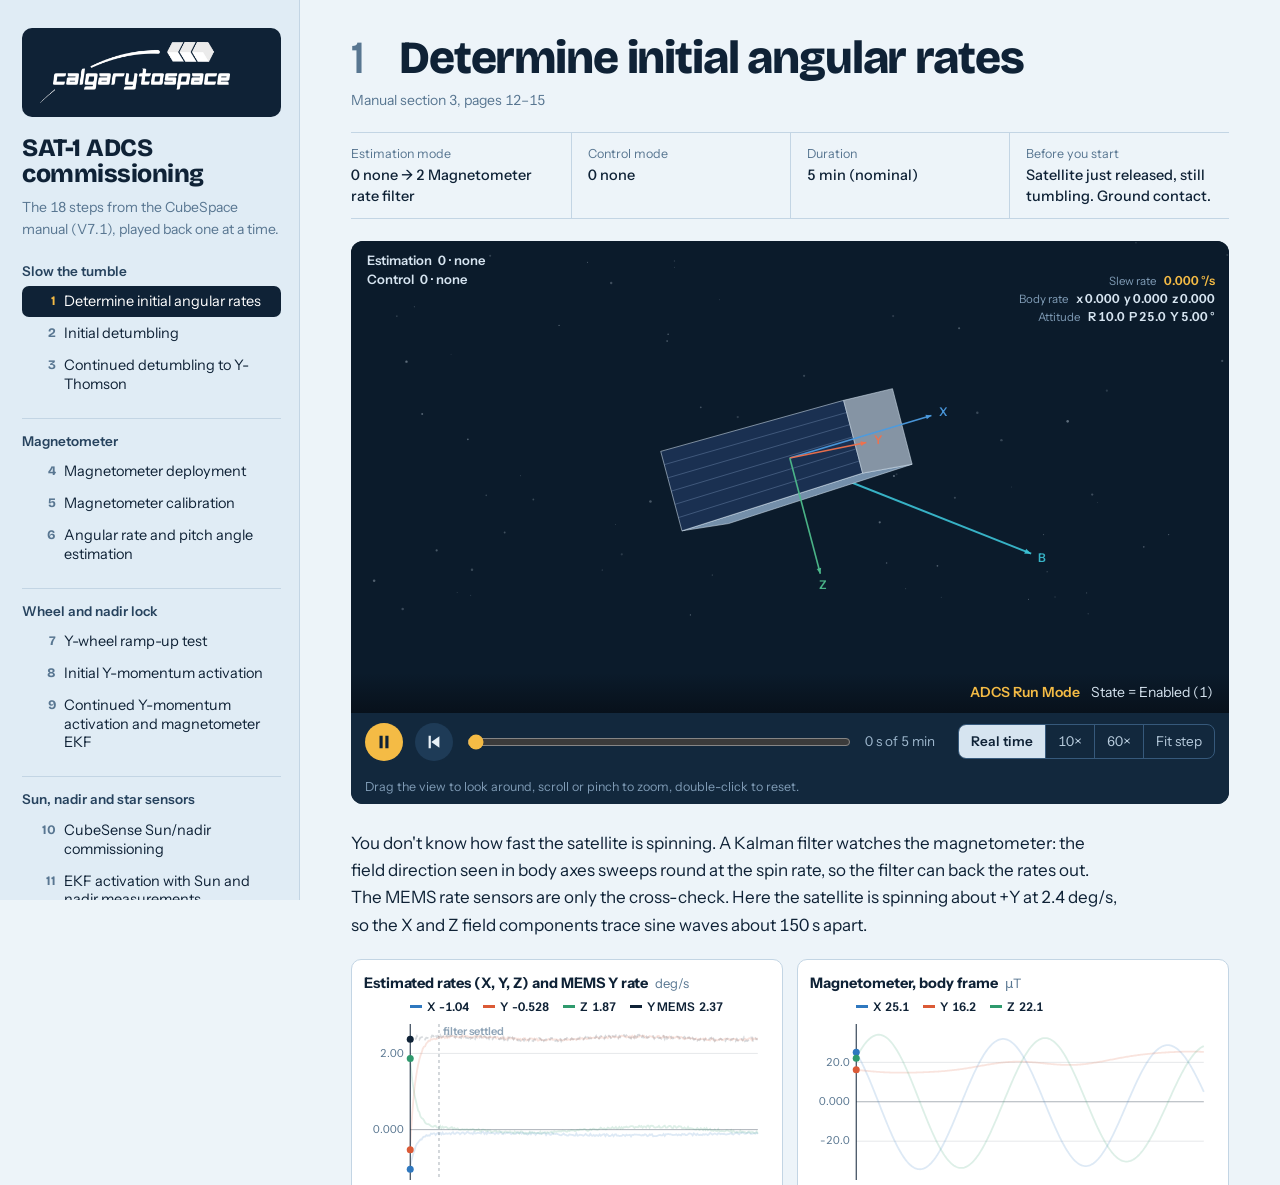
<file: index.html>
<!doctype html>
<meta charset="utf-8">
<title>CTS Simple Visualizers</title>
<meta http-equiv="refresh" content="0; url=CTS_Simple_Visulizers/SAT-1%20Commissioning/">
<p><a href="CTS_Simple_Visulizers/SAT-1%20Commissioning/">SAT-1 Commissioning</a></p>
</file>
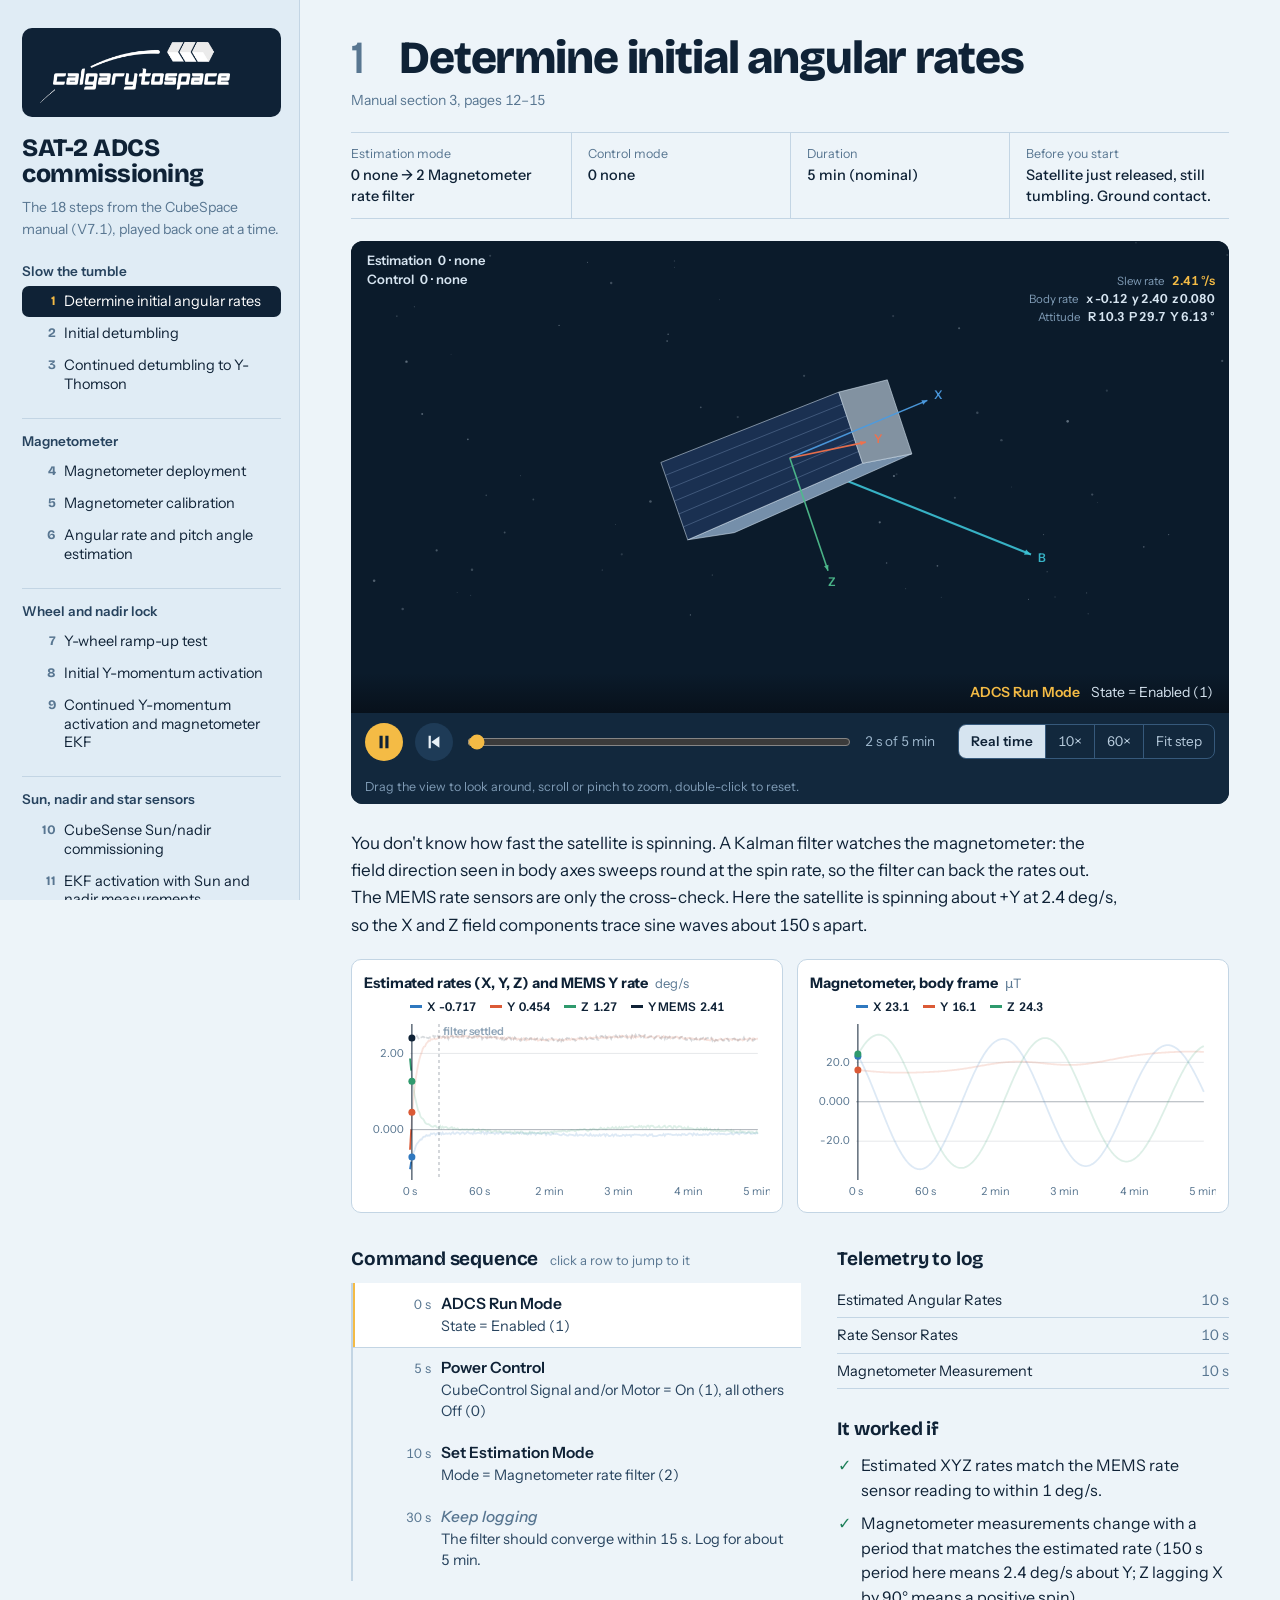
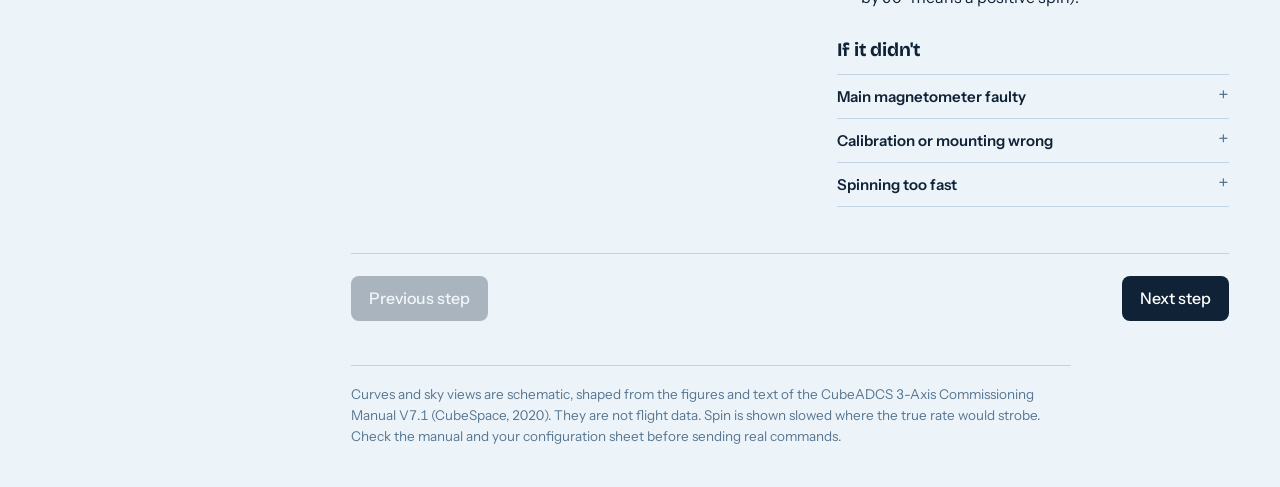
<file: ADCS Commissioning/index.html>
<!doctype html>
<html lang="en">
<head>
<meta charset="utf-8">
<meta name="viewport" content="width=device-width, initial-scale=1">
<title>SAT-2 ADCS commissioning</title>
<meta name="description" content="Animated walk-through of the 18 CubeADCS commissioning steps for CTS SAT-2.">
<link rel="icon" type="image/png" href="favicon.png">
<link rel="preconnect" href="https://fonts.googleapis.com">
<link rel="preconnect" href="https://fonts.gstatic.com" crossorigin>
<link href="https://fonts.googleapis.com/css2?family=Bricolage+Grotesque:opsz,wght@12..96,500;12..96,700;12..96,800&family=Instrument+Sans:wght@400;500;600&display=swap" rel="stylesheet">
<link rel="stylesheet" href="style.css?v=3">
</head>
<body>
<a class="skip" href="#main">Skip to content</a>
<div class="shell">
  <nav id="nav" aria-label="Commissioning steps">
    <div class="brand">
      <a class="logo" href="https://www.calgarytospace.ca/" aria-label="Calgary to Space website"><img src="cts-logo.png" alt="Calgary to Space" width="700" height="224"></a>
      <h1>SAT-2 ADCS<br>commissioning</h1>
      <p>The 18 steps from the CubeSpace manual (V7.1), played back one at a time.</p>
    </div>
    <div id="nav-list"></div>
    <div class="extra">
      <p class="phase">Around the steps</p>
      <ol>
        <li><a href="#/pass" data-page="pass"><i>+</i><span>Every overpass</span></a></li>
        <li><a href="#/safe" data-page="safe"><i>+</i><span>Built-in safeguards</span></a></li>
      </ol>
    </div>
  </nav>

  <main id="main">
    <div id="view-step">
      <header class="head">
        <h2><span id="h-n"></span><span id="h-t"></span></h2>
        <p class="src" id="h-sec"></p>
        <dl class="spec">
          <div><dt>Estimation mode</dt><dd id="spec-est"></dd></div>
          <div><dt>Control mode</dt><dd id="spec-ctl"></dd></div>
          <div><dt>Duration</dt><dd id="spec-dur"></dd></div>
          <div><dt>Before you start</dt><dd id="spec-pre"></dd></div>
        </dl>
      </header>

      <section class="stage" aria-label="Simulation">
        <div class="stagewrap">
          <canvas id="stage" role="img" aria-label="Animated view of the satellite for this step"></canvas>
          <div class="cap" id="cap" aria-live="off"></div>
        </div>
        <div class="transport">
          <button id="play" type="button" class="icon" aria-label="Play"></button>
          <button id="restart" type="button" class="icon" aria-label="Restart"><svg viewBox="0 0 20 20"><path d="M4 3h2.5v14H4zM16 3.5v13L7 10z"/></svg></button>
          <input id="scrub" type="range" min="0" max="1000" value="0" aria-label="Scrub through the step">
          <span id="clock"></span>
          <div class="seg" id="speed" role="group" aria-label="Playback speed"><button type="button" data-s="1" aria-pressed="true">Real time</button><button type="button" data-s="10" aria-pressed="false">10×</button><button type="button" data-s="60" aria-pressed="false">60×</button><button type="button" data-s="fit" aria-pressed="false">Fit step</button></div>
        </div>
        <p class="hint">Drag the view to look around, scroll or pinch to zoom, double-click to reset.</p>
        <div id="params" class="params"></div>
        <p id="note" class="note" hidden></p>
      </section>

      <p id="story" class="story"></p>
      <div id="charts" class="charts"></div>

      <div class="detail">
        <section class="seq">
          <h3>Command sequence <small>click a row to jump to it</small></h3>
          <ol id="cmds"></ol>
        </section>
        <div class="side">
          <section>
            <h3>Telemetry to log</h3>
            <table class="tlm"><tbody id="tlm"></tbody></table>
          </section>
          <section>
            <h3>It worked if</h3>
            <ul id="pass" class="pass"></ul>
          </section>
          <section>
            <h3>If it didn't</h3>
            <div id="trouble"></div>
          </section>
          <section id="tool" class="tool" hidden></section>
        </div>
      </div>

      <div class="stepnav">
        <button id="prev" type="button">Previous step</button>
        <button id="next" type="button">Next step</button>
      </div>
    </div>

    <div id="view-pass" hidden>
      <header class="head"><h2><span>+</span><span>Every overpass</span></h2><p class="src">Manual sections 2 and 16, pages 8–11 and 59</p></header>
      <div class="plain">
        <p class="story">Three things at every pass, however far through commissioning you are. Nominal ADCS operation needs very few telecommands (set estimation and control mode, set enabled state), but commissioning adds many more.</p>
        <div class="cols3">
          <section><h3>Synchronise time</h3><p>Send a single <i>Set Unix Time</i> command. Position prediction and the magnetic field model both depend on it.</p></section>
          <section><h3>Check ADCS health</h3><p>Read the error flags in the ADCS State telemetry and the current and temperature frames. Persistent flags need attention, and so do telemetry values that wander far from nominal.</p></section>
          <section><h3>Check for new TLEs</h3><p>Upload fresh two-line elements whenever new ones are published. Roughly once a day is enough, not every pass.</p></section>
        </div>
        <h3 class="sub">Logging so that frames line up</h3>
        <p>The ADCS can log to two SD files (LOG1 and LOG2) so every channel in a record comes from the same processing iteration. If you sample over the bus from the OBC instead, request frames between iterations: read the <i>ACP Execution State</i> frame and wait until <i>Time Since Iteration Start</i> reaches 500 ms (an iteration never takes longer), then pull everything you need. A frame requested just before an iteration ends can come from the previous one.</p>
        <p>Error flags come in two kinds. Status flags track the current state every iteration. Latching error flags stay set until you clear them by command, so an error that came and went between two reads still shows up. If it is still set on the next read, it's persistent.</p>
      </div>
    </div>

    <div id="view-safe" hidden>
      <header class="head"><h2><span>+</span><span>Built-in safeguards</span></h2><p class="src">Manual section 17, pages 60–62</p></header>
      <div class="plain">
        <p class="story">Several recoveries run automatically, so a failing module doesn't take the satellite with it. Try the first one.</p>
        <section class="demo">
          <h3>I²C and unresponsive modules</h3>
          <div class="demo-row"><div id="led" class="led" data-s="ok" aria-hidden="true"></div><p id="fault-out" aria-live="polite"></p><button id="fault" type="button"></button></div>
          <p>Every second the ADCS checks the CommsError and run-time flags of CubeControl Signal and Motor, CubeSense, CubeWheel and CubeStar. Three consecutive run-time errors, or more than 10 accumulated communication errors (30 on ACP v3), power-cycle the module. After 5 power cycles it is switched off for good. Ten seconds of clean communication (60 s on ACP v3) resets the error counter, so only persistent faults get handled.</p>
        </section>
        <div class="cols2">
          <section><h3>Estimator divergence</h3><p>If the absolute values of the three estimated rate components add up to more than 1000 deg/s, the estimator goes to none (mode 0). Any controller that needs it goes to none too, except B-dot, which needs no estimator.</p></section>
          <section><h3>Wheel errors <small>ACP v5 and up</small></h3><p>A wheel that doesn't track its momentum command raises a flag. That wheel's control, and magnetic momentum dumping, are paused, so the torquers can't spin the satellite up chasing an unresponsive wheel. If it recovers, control resumes. After 5 failed power cycles, and with <i>wheelErrorHandling</i> true, control falls back to Y-Thomson (mode 2) to detumble.</p></section>
          <section><h3>Faulty magnetometer <small>ACP v5 and up</small></h3><p>If any axis stays constant for 10 s a run-time error is raised and the module power-cycles every 10 s. After 3 cycles, with <i>autoRecoverMtm</i> true, the mode steps along: main via Signal (0), redundant via Signal (1), main via Motor (2), none (3). Via Motor there is no temperature compensation and raw readings are 12-bit rather than 16-bit.</p></section>
          <section><h3>Faulty MEMS rate sensors <small>ACP v5 and up</small></h3><p>With <i>rateSensorErrorHandling</i> true, an axis that stays constant or zero for 30 s moves estimation off the gyros. From MEMS rate sensing with a faulty Y sensor in Y-Thomson: magnetometer rate filter (2) and B-dot (1). From Gyro EKF with any faulty sensor and control above B-dot: Full-state EKF (5) and control none (0). A reading beyond 80 × RateSensorMult deg/s sets the out-of-range flag.</p></section>
        </div>
      </div>
    </div>

    <footer class="foot">Curves and sky views are schematic, shaped from the figures and text of the CubeADCS 3-Axis Commissioning Manual V7.1 (CubeSpace, 2020). They are not flight data. Spin is shown slowed where the true rate would strobe. Check the manual and your configuration sheet before sending real commands.</footer>
  </main>
</div>
<script src="engine.js?v=3"></script>
<script src="scenes.js?v=3"></script>
<script src="app.js?v=3"></script>
</body>
</html>
</file>
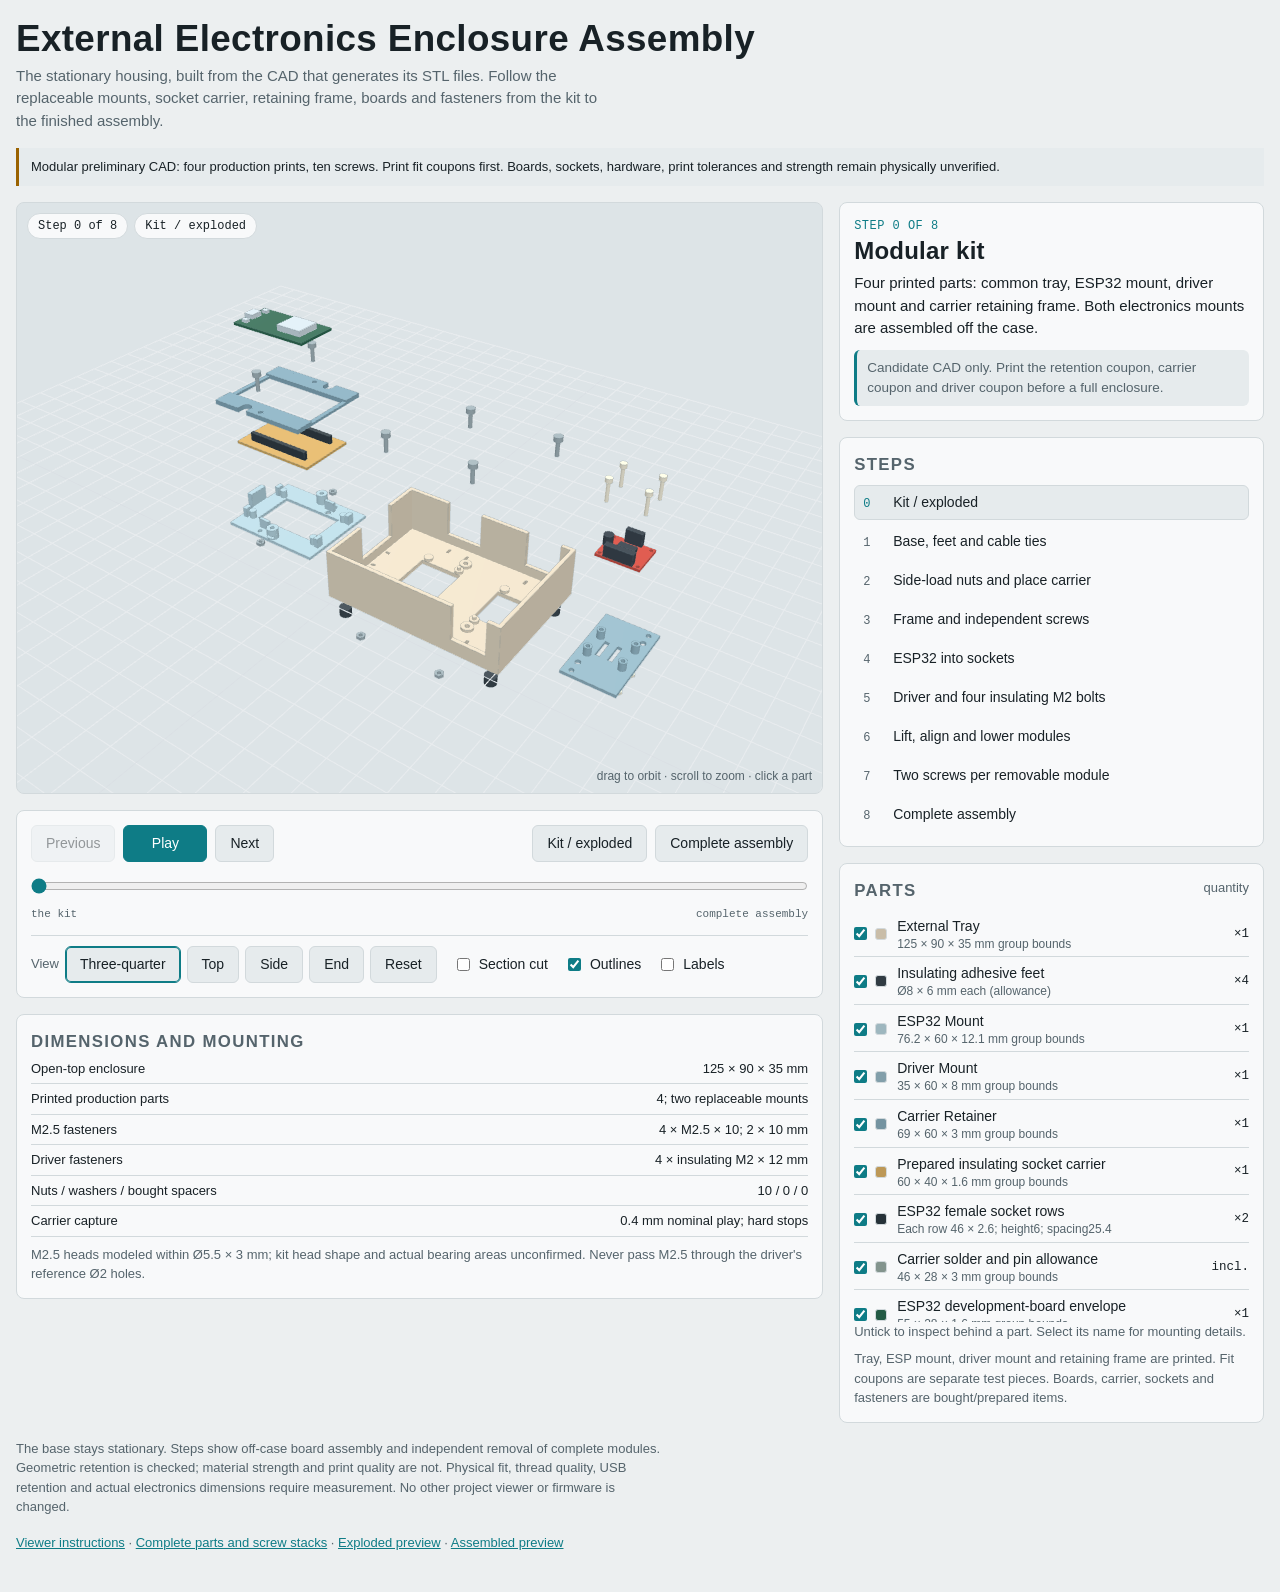
<file: CTS_Simple_Visulizers/External Electronics Enclosure/index.html>
<!doctype html>
<html lang="en"><head><meta charset="utf-8"><meta name="viewport" content="width=device-width,initial-scale=1"><link rel="icon" href="data:,"><title>External Electronics Enclosure Assembly</title><style>
/* Layout: an assembly bench. A large 3D view with transport controls under it on the left; the current step, the step list and the parts on the right.
   Tokens follow the other CTS visualizers (Barlow, IBM Plex Mono, teal accent) so the set reads as one family. */
:root {
  --bg: #eceff0; --panel: #f8f9fa; --ink: #182126; --muted: #55646c; --line: #d2d9dc;
  --accent: #0e7c86; --accent-ink: #ffffff; --good: #1f7a4d; --warn: #9a6200;
  --view: #dde4e7; --grid-a: #b3bfc5; --grid-b: #cdd6da; --edge: #1b2a31; --soft: #e6ebed;
  --font-display: 'Barlow Condensed', 'Arial Narrow', 'Helvetica Neue', sans-serif;
  --font-body: 'Barlow', 'Helvetica Neue', Arial, sans-serif;
  --font-mono: 'IBM Plex Mono', ui-monospace, Menlo, Consolas, monospace;
}
@media (prefers-color-scheme: dark) {
  :root:not([data-theme="light"]) {
    --bg: #0f1518; --panel: #172025; --ink: #e4ebee; --muted: #93a4ac; --line: #2a373e;
    --accent: #4cc3cf; --accent-ink: #06191c; --good: #5cc78e; --warn: #e0a23a;
    --view: #0c1215; --grid-a: #2c3d47; --grid-b: #1b2830; --edge: #d8e4ea; --soft: #1e2a30;
    color-scheme: dark;
  }
}
:root[data-theme="dark"] {
  --bg: #0f1518; --panel: #172025; --ink: #e4ebee; --muted: #93a4ac; --line: #2a373e;
  --accent: #4cc3cf; --accent-ink: #06191c; --good: #5cc78e; --warn: #e0a23a;
  --view: #0c1215; --grid-a: #2c3d47; --grid-b: #1b2830; --edge: #d8e4ea; --soft: #1e2a30;
  color-scheme: dark;
}
* { box-sizing: border-box; }
body {
  background: var(--bg); color: var(--ink); font-family: var(--font-body); font-size: 15px; line-height: 1.5;
  padding-block: 20px 40px;
  padding-left: max(16px, env(safe-area-inset-left, 0px)); padding-right: max(16px, env(safe-area-inset-right, 0px));
}
.page { max-width: 1180px; margin: 0 auto; display: flex; flex-direction: column; gap: 16px; }
h1, h2, h3 { font-family: var(--font-display); font-weight: 600; margin: 0; text-wrap: balance; letter-spacing: 0.01em; }
h1 { font-size: 2.3rem; line-height: 1.05; }
h2 { font-size: 1.05rem; text-transform: uppercase; letter-spacing: 0.08em; color: var(--muted); }
h3 { font-size: 1.5rem; line-height: 1.15; }
p { margin: 0; }
.lede { color: var(--muted); max-width: 70ch; margin-top: 6px; }
.grid { display: grid; grid-template-columns: minmax(0, 1.5fr) minmax(320px, 1fr); gap: 16px; align-items: start; }
.left, .right { display: flex; flex-direction: column; gap: 16px; min-width: 0; }
.card { background: var(--panel); border: 1px solid var(--line); border-radius: 8px; padding: 14px; min-width: 0; }
.viewbox { position: relative; padding: 0; overflow: hidden; background: var(--view); }
#view { display: block; width: 100%; height: 560px; touch-action: none; cursor: grab; }
#view:active { cursor: grabbing; }
.chips { position: absolute; left: 10px; top: 10px; display: flex; gap: 6px; flex-wrap: wrap; pointer-events: none; max-width: calc(100% - 20px); }
.chip { font-family: var(--font-mono); font-size: 12px; background: var(--panel); border: 1px solid var(--line); border-radius: 999px; padding: 3px 10px; color: var(--ink); }
.hint { position: absolute; right: 10px; bottom: 8px; font-size: 12px; color: var(--muted); pointer-events: none; }
.nogl { position: absolute; inset: 0; display: grid; place-items: center; padding: 24px; text-align: center; color: var(--muted); }
.nogl[hidden] { display: none; }
.transport { display: flex; flex-direction: column; gap: 12px; }
.buttons { display: flex; gap: 8px; flex-wrap: wrap; align-items: center; }
button { font: inherit; font-size: 14px; font-weight: 500; padding: 7px 14px; border-radius: 6px; border: 1px solid var(--line); background: var(--soft); color: var(--ink); cursor: pointer; }
button.primary { background: var(--accent); color: var(--accent-ink); border-color: var(--accent); min-width: 84px; }
button:hover:not(:disabled) { filter: brightness(1.06); }
button:disabled { opacity: 0.45; cursor: default; }
button:focus-visible, input:focus-visible { outline: 2px solid var(--accent); outline-offset: 2px; }
button[aria-pressed="true"] { border-color: var(--accent); box-shadow: inset 0 0 0 1px var(--accent); }
.spacer { flex: 1 1 auto; }
.scrub input { width: 100%; accent-color: var(--accent); margin: 0; }
.ticks { display: flex; justify-content: space-between; font-family: var(--font-mono); font-size: 11px; color: var(--muted); margin-top: 2px; }
.opts { display: flex; gap: 8px 16px; flex-wrap: wrap; align-items: center; padding-top: 10px; border-top: 1px solid var(--line); }
.opts label { display: flex; gap: 6px; align-items: center; font-size: 14px; }
.opts input { accent-color: var(--accent); }
.opts .group { display: flex; gap: 6px; align-items: center; flex-wrap: wrap; }
.opts .group > span { font-size: 13px; color: var(--muted); }
.step .no { font-family: var(--font-mono); font-size: 12px; color: var(--accent); letter-spacing: 0.04em; }
.step h3 { margin-top: 2px; }
.step .text { margin-top: 8px; max-width: 62ch; }
.step .fact { margin-top: 10px; padding: 8px 10px; border-radius: 6px; background: var(--soft); border-left: 3px solid var(--accent); font-size: 13.5px; color: var(--muted); }
ol.steplist { list-style: none; margin: 8px 0 0; padding: 0; display: grid; gap: 4px; }
ol.steplist button { width: 100%; text-align: left; display: grid; grid-template-columns: 22px 1fr; gap: 8px; align-items: baseline; background: transparent; border-color: transparent; padding: 6px 8px; }
ol.steplist button .n { font-family: var(--font-mono); font-size: 12px; color: var(--muted); }
ol.steplist button[aria-current="step"] { background: var(--soft); border-color: var(--line); }
ol.steplist button[aria-current="step"] .n { color: var(--accent); }
ol.steplist button.done { color: var(--muted); }
ul.parts { list-style: none; margin: 8px 0 0; padding: 0; display: grid; gap: 2px; }
ul.parts li { display: grid; grid-template-columns: auto 14px 1fr auto; gap: 8px; align-items: center; padding: 4px 0; border-bottom: 1px solid var(--line); font-size: 14px; }
ul.parts li:last-child { border-bottom: 0; }
ul.parts input { accent-color: var(--accent); margin: 0; }
.sw { width: 12px; height: 12px; border-radius: 3px; border: 1px solid var(--line); display: block; }
.pname small { display: block; font-size: 12px; color: var(--muted); line-height: 1.3; }
.pmass { font-family: var(--font-mono); font-size: 12.5px; text-align: right; }
.foot { color: var(--muted); font-size: 13px; max-width: 90ch; }
.mono { font-family: var(--font-mono); font-size: 0.92em; }
@media (max-width: 880px) { .grid { grid-template-columns: minmax(0, 1fr); } #view { height: 380px; } h1 { font-size: 1.9rem; } }
@media (prefers-reduced-motion: reduce) { * { scroll-behavior: auto !important; } }

body{margin:0}.page{max-width:1350px}.grid{grid-template-columns:minmax(0,1.9fr) minmax(320px,1fr)}
.right .parts{max-height:410px;overflow:auto}.viewbox #labels{position:absolute;inset:0;pointer-events:none;overflow:hidden}.part-label{position:absolute;font-size:10px;background:var(--panel);border:1px solid var(--line);padding:2px 5px;border-radius:3px;transform:translate(-50%,-110%);white-space:nowrap}.notice{border-left:3px solid var(--warn);padding:9px 12px;background:var(--soft);font-size:13px}.part-info{font-size:13px;margin-top:8px;color:var(--muted)}.dimensions{width:100%;border-collapse:collapse;font-size:13px}.dimensions td{padding:5px 0;border-bottom:1px solid var(--line)}.dimensions td:last-child{text-align:right}.parts .pname{padding:0;border:0;background:transparent;text-align:left}.part-list-heading{display:flex;justify-content:space-between}.foot a{color:var(--accent)}#view{height:590px}.scrub input{height:24px}@media(max-width:880px){.grid{grid-template-columns:1fr}#view{height:420px}.right .parts{max-height:none}}@media(max-width:520px){.opts button{padding:5px 9px}.buttons button{padding:6px 10px}}
</style></head><body><main class="page"><header><h1>External Electronics Enclosure Assembly</h1><p class="lede">The stationary housing, built from the CAD that generates its STL files. Follow the replaceable mounts, socket carrier, retaining frame, boards and fasteners from the kit to the finished assembly.</p></header><p class="notice" id="notice"></p>
<section class="grid"><div class="left"><div class="card viewbox"><canvas id="view" aria-label="Interactive exploded housing assembly; drag to orbit, scroll to zoom"></canvas><div id="labels"></div><div class="chips"><span class="chip" id="chipStep"></span><span class="chip" id="chipName"></span></div><p class="hint">drag to orbit · scroll to zoom · click a part</p><div class="nogl" id="nogl" hidden>WebGL is unavailable. Open the static previews linked below.</div></div>
<div class="card transport"><div class="buttons"><button id="bPrev">Previous</button><button id="bPlay" class="primary">Play</button><button id="bNext">Next</button><span class="spacer"></span><button id="bKit">Kit / exploded</button><button id="bDone">Complete assembly</button></div><div class="scrub"><input id="scrub" type="range" min="0" max="8" step="0.01" value="0" aria-label="Assembly progress"><div class="ticks"><span>the kit</span><span>complete assembly</span></div></div><div class="opts"><div class="group"><span>View</span><button id="vIso">Three-quarter</button><button id="vTop">Top</button><button id="vSide">Side</button><button id="vEnd">End</button><button id="vReset">Reset</button></div><label><input id="oCut" type="checkbox">Section cut</label><label><input id="oEdge" type="checkbox" checked>Outlines</label><label><input id="oLabels" type="checkbox">Labels</label></div></div>
<section class="card"><h2>Dimensions and mounting</h2><table class="dimensions"><tbody><tr><td>Open-top enclosure</td><td>125 × 90 × 35 mm</td></tr><tr><td>Printed production parts</td><td>4; two replaceable mounts</td></tr><tr><td>M2.5 fasteners</td><td>4 × M2.5 × 10; 2 × 10 mm</td></tr><tr><td>Driver fasteners</td><td>4 × insulating M2 × 12 mm</td></tr><tr><td>Nuts / washers / bought spacers</td><td>10 / 0 / 0</td></tr><tr><td>Carrier capture</td><td>0.4 mm nominal play; hard stops</td></tr></tbody></table><p class="part-info">M2.5 heads modeled within Ø5.5 × 3 mm; kit head shape and actual bearing areas unconfirmed. Never pass M2.5 through the driver's reference Ø2 holes.</p></section></div>
<div class="right"><section class="card step" aria-live="polite"><div class="no" id="stepNo"></div><h3 id="stepTitle"></h3><p class="text" id="stepText"></p><p class="fact" id="stepFact"></p></section><section class="card"><h2>Steps</h2><ol class="steplist" id="steps"></ol></section><section class="card"><div class="part-list-heading"><h2>Parts</h2><span class="foot">quantity</span></div><ul class="parts" id="parts"></ul><p class="foot">Untick to inspect behind a part. Select its name for mounting details.</p><p id="partInfo" class="part-info">Tray, ESP mount, driver mount and retaining frame are printed. Fit coupons are separate test pieces. Boards, carrier, sockets and fasteners are bought/prepared items.</p></section></div></section>
<p class="foot">The base stays stationary. Steps show off-case board assembly and independent removal of complete modules. Geometric retention is checked; material strength and print quality are not. Physical fit, thread quality, USB retention and actual electronics dimensions require measurement. No other project viewer or firmware is changed.</p><p class="foot"><a href="README.md">Viewer instructions</a> · <a href="../../ONE_DOF_RW/Edge_Rev1/external_electronics/PARTS.md">Complete parts and screw stacks</a> · <a href="preview/exploded.png">Exploded preview</a> · <a href="preview/assembled.png">Assembled preview</a></p></main><script src="vendor/three.min.js"></script><script src="assembly-viewer.js"></script></body></html>
</file>
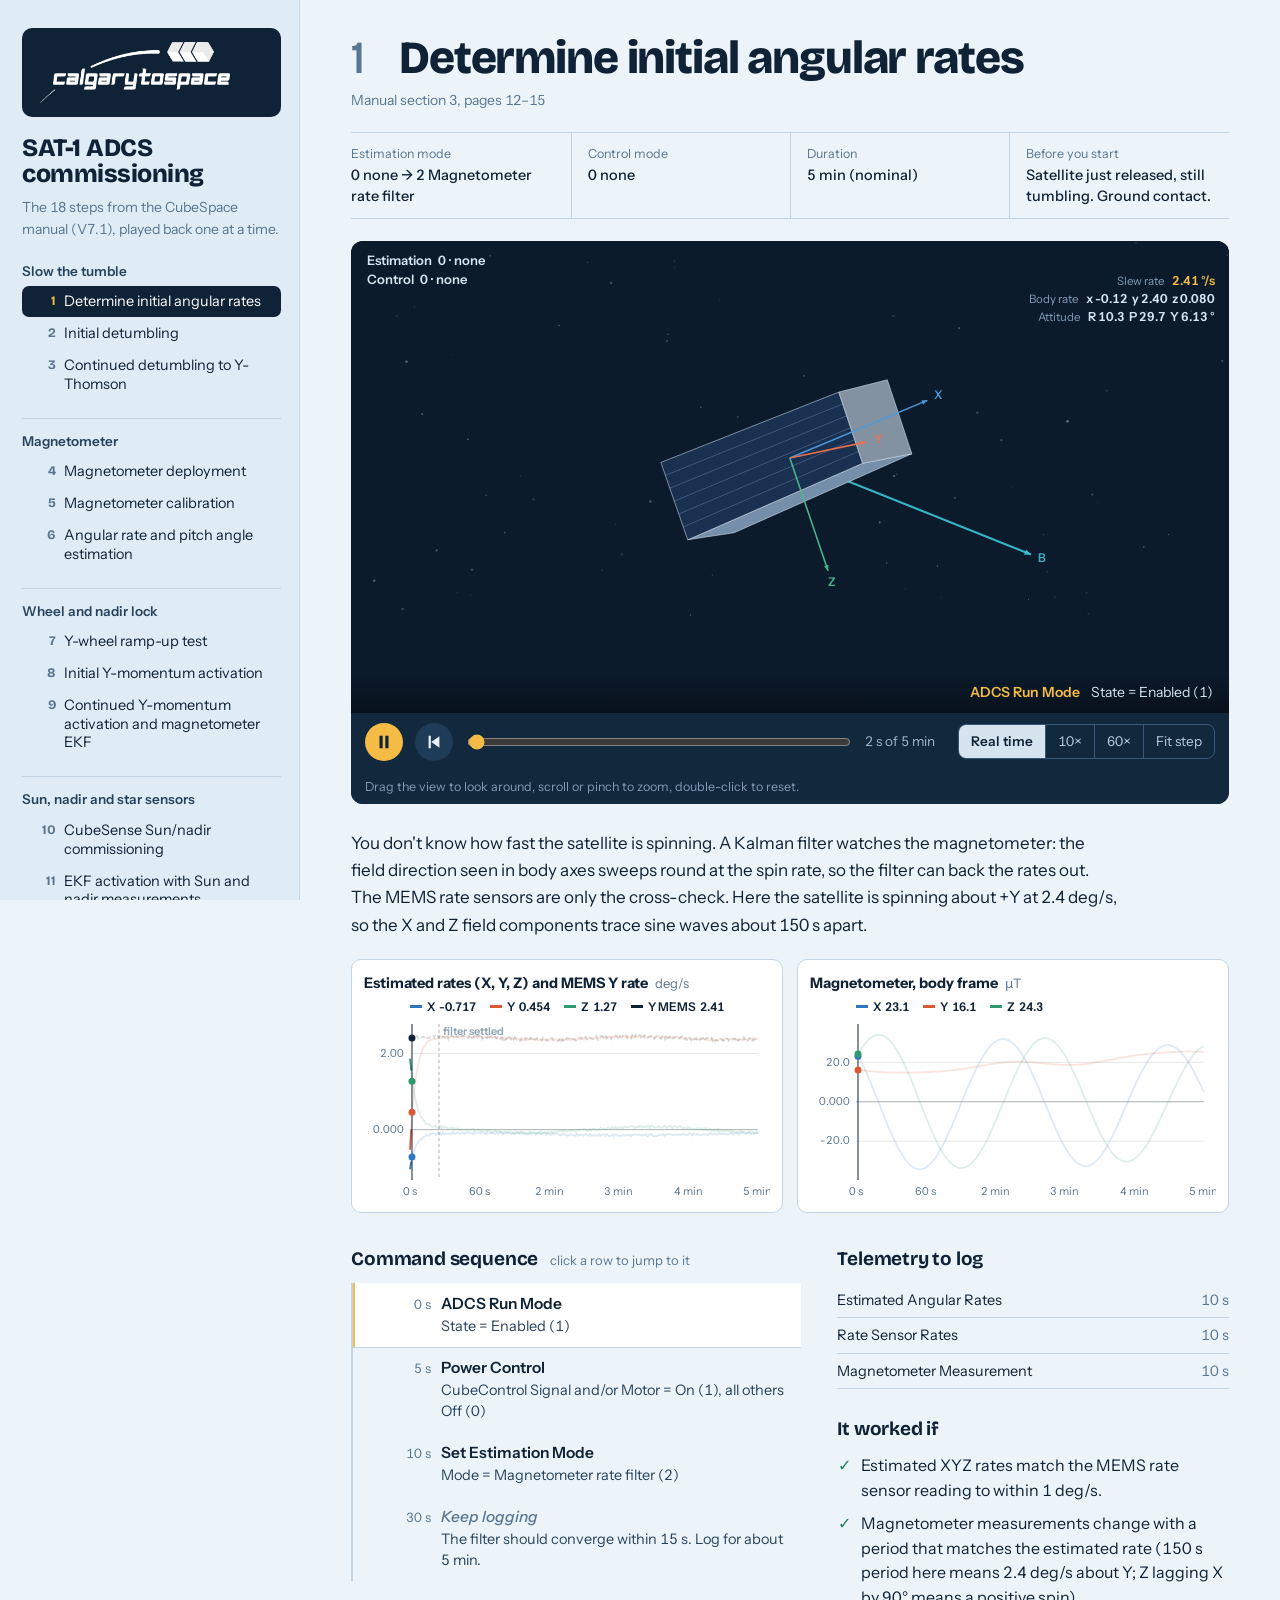
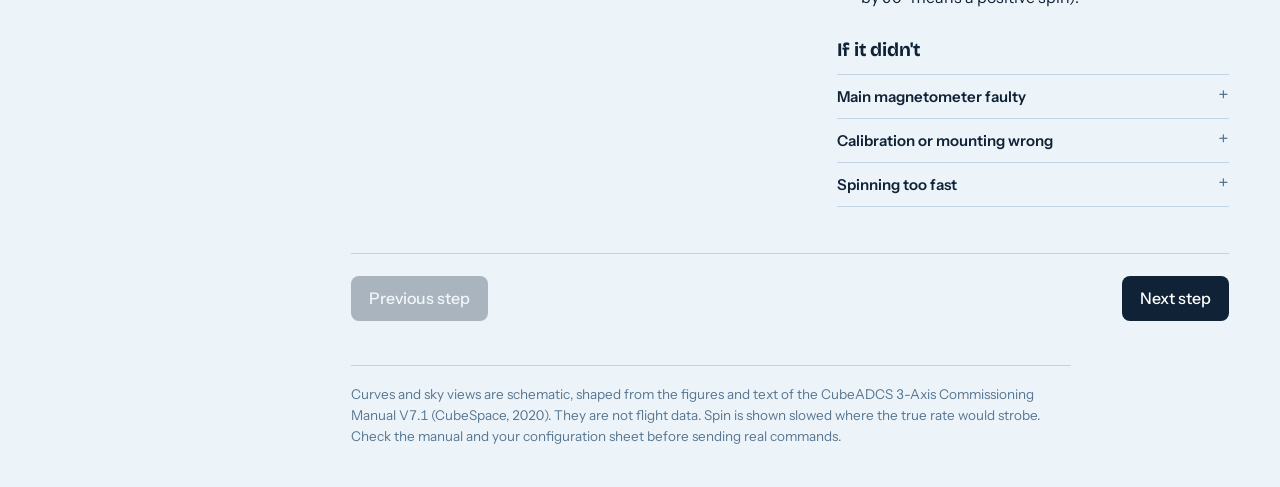
<file: CTS_Simple_Visulizers/SAT-1 Commissioning/index.html>
<!doctype html>
<html lang="en">
<head>
<meta charset="utf-8">
<meta name="viewport" content="width=device-width, initial-scale=1">
<title>SAT-1 ADCS commissioning</title>
<meta name="description" content="Animated walk-through of the 18 CubeADCS commissioning steps for CTS SAT-1.">
<link rel="icon" type="image/png" href="favicon.png">
<link rel="preconnect" href="https://fonts.googleapis.com">
<link rel="preconnect" href="https://fonts.gstatic.com" crossorigin>
<link href="https://fonts.googleapis.com/css2?family=Bricolage+Grotesque:opsz,wght@12..96,500;12..96,700;12..96,800&family=Instrument+Sans:wght@400;500;600&display=swap" rel="stylesheet">
<link rel="stylesheet" href="style.css?v=4">
</head>
<body>
<a class="skip" href="#main">Skip to content</a>
<div class="shell">
  <nav id="nav" aria-label="Commissioning steps">
    <div class="brand">
      <a class="logo" href="https://www.calgarytospace.ca/" aria-label="Calgary to Space website"><img src="cts-logo.png" alt="Calgary to Space" width="700" height="224"></a>
      <h1>SAT-1 ADCS<br>commissioning</h1>
      <p>The 18 steps from the CubeSpace manual (V7.1), played back one at a time.</p>
    </div>
    <div id="nav-list"></div>
    <div class="extra">
      <p class="phase">Around the steps</p>
      <ol>
        <li><a href="#/pass" data-page="pass"><i>+</i><span>Every overpass</span></a></li>
        <li><a href="#/safe" data-page="safe"><i>+</i><span>Built-in safeguards</span></a></li>
      </ol>
    </div>
  </nav>

  <main id="main">
    <div id="view-step">
      <header class="head">
        <h2><span id="h-n"></span><span id="h-t"></span></h2>
        <p class="src" id="h-sec"></p>
        <dl class="spec">
          <div><dt>Estimation mode</dt><dd id="spec-est"></dd></div>
          <div><dt>Control mode</dt><dd id="spec-ctl"></dd></div>
          <div><dt>Duration</dt><dd id="spec-dur"></dd></div>
          <div><dt>Before you start</dt><dd id="spec-pre"></dd></div>
        </dl>
      </header>

      <section class="stage" aria-label="Simulation">
        <div class="stagewrap">
          <canvas id="stage" role="img" aria-label="Animated view of the satellite for this step"></canvas>
          <div class="cap" id="cap" aria-live="off"></div>
        </div>
        <div class="transport">
          <button id="play" type="button" class="icon" aria-label="Play"></button>
          <button id="restart" type="button" class="icon" aria-label="Restart"><svg viewBox="0 0 20 20"><path d="M4 3h2.5v14H4zM16 3.5v13L7 10z"/></svg></button>
          <input id="scrub" type="range" min="0" max="1000" value="0" aria-label="Scrub through the step">
          <span id="clock"></span>
          <div class="seg" id="speed" role="group" aria-label="Playback speed"><button type="button" data-s="1" aria-pressed="true">Real time</button><button type="button" data-s="10" aria-pressed="false">10×</button><button type="button" data-s="60" aria-pressed="false">60×</button><button type="button" data-s="fit" aria-pressed="false">Fit step</button></div>
        </div>
        <p class="hint">Drag the view to look around, scroll or pinch to zoom, double-click to reset.</p>
        <div id="params" class="params"></div>
        <p id="note" class="note" hidden></p>
      </section>

      <p id="story" class="story"></p>
      <div id="charts" class="charts"></div>

      <div class="detail">
        <section class="seq">
          <h3>Command sequence <small>click a row to jump to it</small></h3>
          <ol id="cmds"></ol>
        </section>
        <div class="side">
          <section>
            <h3>Telemetry to log</h3>
            <table class="tlm"><tbody id="tlm"></tbody></table>
          </section>
          <section>
            <h3>It worked if</h3>
            <ul id="pass" class="pass"></ul>
          </section>
          <section>
            <h3>If it didn't</h3>
            <div id="trouble"></div>
          </section>
          <section id="tool" class="tool" hidden></section>
        </div>
      </div>

      <div class="stepnav">
        <button id="prev" type="button">Previous step</button>
        <button id="next" type="button">Next step</button>
      </div>
    </div>

    <div id="view-pass" hidden>
      <header class="head"><h2><span>+</span><span>Every overpass</span></h2><p class="src">Manual sections 2 and 16, pages 8–11 and 59</p></header>
      <div class="plain">
        <p class="story">Three things at every pass, however far through commissioning you are. Nominal ADCS operation needs very few telecommands (set estimation and control mode, set enabled state), but commissioning adds many more.</p>
        <div class="cols3">
          <section><h3>Synchronise time</h3><p>Send a single <i>Set Unix Time</i> command. Position prediction and the magnetic field model both depend on it.</p></section>
          <section><h3>Check ADCS health</h3><p>Read the error flags in the ADCS State telemetry and the current and temperature frames. Persistent flags need attention, and so do telemetry values that wander far from nominal.</p></section>
          <section><h3>Check for new TLEs</h3><p>Upload fresh two-line elements whenever new ones are published. Roughly once a day is enough, not every pass.</p></section>
        </div>
        <h3 class="sub">Logging so that frames line up</h3>
        <p>The ADCS can log to two SD files (LOG1 and LOG2) so every channel in a record comes from the same processing iteration. If you sample over the bus from the OBC instead, request frames between iterations: read the <i>ACP Execution State</i> frame and wait until <i>Time Since Iteration Start</i> reaches 500 ms (an iteration never takes longer), then pull everything you need. A frame requested just before an iteration ends can come from the previous one.</p>
        <p>Error flags come in two kinds. Status flags track the current state every iteration. Latching error flags stay set until you clear them by command, so an error that came and went between two reads still shows up. If it is still set on the next read, it's persistent.</p>
      </div>
    </div>

    <div id="view-safe" hidden>
      <header class="head"><h2><span>+</span><span>Built-in safeguards</span></h2><p class="src">Manual section 17, pages 60–62</p></header>
      <div class="plain">
        <p class="story">Several recoveries run automatically, so a failing module doesn't take the satellite with it. Try the first one.</p>
        <section class="demo">
          <h3>I²C and unresponsive modules</h3>
          <div class="demo-row"><div id="led" class="led" data-s="ok" aria-hidden="true"></div><p id="fault-out" aria-live="polite"></p><button id="fault" type="button"></button></div>
          <p>Every second the ADCS checks the CommsError and run-time flags of CubeControl Signal and Motor, CubeSense, CubeWheel and CubeStar. Three consecutive run-time errors, or more than 10 accumulated communication errors (30 on ACP v3), power-cycle the module. After 5 power cycles it is switched off for good. Ten seconds of clean communication (60 s on ACP v3) resets the error counter, so only persistent faults get handled.</p>
        </section>
        <div class="cols2">
          <section><h3>Estimator divergence</h3><p>If the absolute values of the three estimated rate components add up to more than 1000 deg/s, the estimator goes to none (mode 0). Any controller that needs it goes to none too, except B-dot, which needs no estimator.</p></section>
          <section><h3>Wheel errors <small>ACP v5 and up</small></h3><p>A wheel that doesn't track its momentum command raises a flag. That wheel's control, and magnetic momentum dumping, are paused, so the torquers can't spin the satellite up chasing an unresponsive wheel. If it recovers, control resumes. After 5 failed power cycles, and with <i>wheelErrorHandling</i> true, control falls back to Y-Thomson (mode 2) to detumble.</p></section>
          <section><h3>Faulty magnetometer <small>ACP v5 and up</small></h3><p>If any axis stays constant for 10 s a run-time error is raised and the module power-cycles every 10 s. After 3 cycles, with <i>autoRecoverMtm</i> true, the mode steps along: main via Signal (0), redundant via Signal (1), main via Motor (2), none (3). Via Motor there is no temperature compensation and raw readings are 12-bit rather than 16-bit.</p></section>
          <section><h3>Faulty MEMS rate sensors <small>ACP v5 and up</small></h3><p>With <i>rateSensorErrorHandling</i> true, an axis that stays constant or zero for 30 s moves estimation off the gyros. From MEMS rate sensing with a faulty Y sensor in Y-Thomson: magnetometer rate filter (2) and B-dot (1). From Gyro EKF with any faulty sensor and control above B-dot: Full-state EKF (5) and control none (0). A reading beyond 80 × RateSensorMult deg/s sets the out-of-range flag.</p></section>
        </div>
      </div>
    </div>

    <footer class="foot">Curves and sky views are schematic, shaped from the figures and text of the CubeADCS 3-Axis Commissioning Manual V7.1 (CubeSpace, 2020). They are not flight data. Spin is shown slowed where the true rate would strobe. Check the manual and your configuration sheet before sending real commands.</footer>
  </main>
</div>
<script src="engine.js?v=4"></script>
<script src="scenes.js?v=4"></script>
<script src="app.js?v=4"></script>
</body>
</html>
</file>
<file: ADCS Commissioning/style.css>
:root {
  --ink: #0F2236;
  --ink-2: #27435E;
  --paper: #EDF4F9;
  --rail: #E0ECF5;
  --line: #C3D5E4;
  --steel: #587691;
  --white: #FFFFFF;
  --stage: #0B1B2B;
  --amber: #F4BB45;
  --good: #1D7F59;
  --bad: #B8432A;
  --x: #2F78BF;
  --y: #DB5A36;
  --z: #2F9A6D;
  --focus: #1F6FD1;
  --display: "Bricolage Grotesque", "Segoe UI", system-ui, sans-serif;
  --body: "Instrument Sans", "Segoe UI", system-ui, sans-serif;
}

* { box-sizing: border-box; }
html { scroll-behavior: smooth; }
body { margin: 0; background: var(--paper); color: var(--ink); font: 400 16px/1.55 var(--body); font-variant-numeric: tabular-nums; -webkit-font-smoothing: antialiased; }
button, input, select { font: inherit; color: inherit; }
:focus-visible { outline: 3px solid var(--focus); outline-offset: 2px; }
.skip { position: absolute; left: -999px; top: 8px; background: var(--ink); color: #fff; padding: 8px 12px; border-radius: 6px; z-index: 10; }
.skip:focus { left: 8px; }

.shell { display: grid; grid-template-columns: 300px minmax(0, 1fr); min-height: 100vh; }

/* ---------------------------------------------------------------- nav rail */
#nav { background: var(--rail); border-right: 1px solid var(--line); position: sticky; top: 0; height: 100vh; overflow-y: auto; padding: 28px 18px 28px 22px; }
.brand #nav-logo, #nav a.logo { display: block; background: var(--ink); border-radius: 10px; padding: 14px 18px; margin: 0 0 18px; height: auto; min-width: 0; }
#nav a.logo:hover { background: var(--ink-2); }
.logo img { display: block; width: 100%; max-width: 190px; height: auto; }
.brand h1 { font: 800 25px/1.05 var(--display); letter-spacing: -0.02em; margin: 0 0 10px; }
.brand p { margin: 0 0 22px; font-size: 14px; color: var(--steel); }
.phase { font: 600 13.5px/1.3 var(--body); color: var(--ink-2); margin: 18px 0 6px; padding-top: 14px; border-top: 1px solid var(--line); }
#nav-list > .phase:first-child { border-top: 0; padding-top: 0; margin-top: 0; }
#nav ol { list-style: none; margin: 0; padding: 0; }
#nav a { display: grid; grid-template-columns: 26px 1fr; gap: 8px; align-items: start; padding: 6px 8px; margin: 1px 0; border-radius: 7px; color: var(--ink); text-decoration: none; font-size: 14.5px; line-height: 1.3; }
#nav a i { font: 700 13px/1.3 var(--display); font-style: normal; color: var(--steel); text-align: right; padding-top: 1px; }
#nav a:hover { background: rgba(255, 255, 255, 0.7); }
#nav a[aria-current="step"], #nav a[aria-current="page"] { background: var(--ink); color: #fff; }
#nav a[aria-current="step"] i, #nav a[aria-current="page"] i { color: var(--amber); }

/* -------------------------------------------------------------------- main */
main { padding: 34px clamp(18px, 4vw, 56px) 40px; max-width: 1240px; min-width: 0; }
.head h2 { display: flex; gap: 16px; align-items: baseline; margin: 0; font: 800 clamp(30px, 4vw, 46px)/1.05 var(--display); letter-spacing: -0.025em; text-wrap: balance; }
.head h2 span:first-child { font-weight: 500; color: var(--steel); min-width: 1.1ch; }
.src { margin: 8px 0 20px; color: var(--steel); font-size: 14px; }
.spec { display: grid; grid-template-columns: repeat(4, minmax(0, 1fr)); gap: 0; margin: 0 0 22px; border-top: 1px solid var(--line); border-bottom: 1px solid var(--line); }
.spec > div { padding: 11px 16px 12px 0; }
.spec > div + div { padding-left: 16px; border-left: 1px solid var(--line); }
.spec dt { font-size: 12.5px; color: var(--steel); margin-bottom: 2px; }
.spec dd { margin: 0; font-size: 14.5px; font-weight: 500; line-height: 1.4; }

/* ------------------------------------------------------------------- stage */
.stage { background: var(--stage); border-radius: 12px; overflow: hidden; color: #D6E4F0; }
.stagewrap { position: relative; }
#stage { display: block; width: 100%; aspect-ratio: 16 / 8.6; min-height: 300px; }
.cap { position: absolute; left: 0; right: 0; bottom: 0; padding: 9px 16px; background: linear-gradient(to top, rgba(7, 15, 24, 0.85), rgba(7, 15, 24, 0)); font-size: 14px; pointer-events: none; text-align: right; min-height: 38px; }
.cap b { color: var(--amber); font-weight: 600; margin-right: 8px; }
.transport { display: flex; align-items: center; gap: 12px; padding: 10px 14px; background: #12283D; flex-wrap: wrap; }
.transport input[type=range] { flex: 1 1 160px; min-width: 120px; }
#clock { font-size: 13.5px; color: #9DB6CC; min-width: 9ch; }
.icon { width: 38px; height: 38px; border: 0; border-radius: 50%; background: #1E3B57; cursor: pointer; display: grid; place-items: center; transition: background 0.15s; }
.icon:hover { background: #2B4F72; }
.icon svg { width: 18px; height: 18px; fill: #E8F1F8; }
#play { background: var(--amber); }
#play svg { fill: #0F2236; }
#play:hover { background: #FFCF6A; }
.seg { display: inline-flex; border: 1px solid #36597B; border-radius: 8px; overflow: hidden; flex-wrap: wrap; }
.seg button { background: transparent; border: 0; padding: 6px 12px; font-size: 13.5px; cursor: pointer; color: #B8CCDD; }
.seg button + button { border-left: 1px solid #36597B; }
.seg button[aria-pressed="true"] { background: #D6E4F0; color: #0F2236; font-weight: 600; }
.seg button:hover:not([aria-pressed="true"]) { background: #1E3B57; }
.params { padding: 0 14px; background: #12283D; }
.params:not(:empty) { padding: 4px 14px 12px; }
.prm { display: flex; gap: 14px; align-items: center; flex-wrap: wrap; padding-top: 8px; }
.prm-l { font-size: 13.5px; color: #9DB6CC; min-width: 150px; }
.prm input[type=range] { width: 220px; max-width: 100%; }
.prm output { font-weight: 600; font-size: 14px; min-width: 6ch; }
.note { margin: 0; padding: 12px 16px; background: #0F2438; font-size: 14.5px; color: #D6E4F0; border-top: 1px solid #1E3B57; }
.note[hidden] { display: none; }
input[type=range] { accent-color: var(--amber); height: 22px; }

.story { max-width: 70ch; font-size: 17px; line-height: 1.6; margin: 26px 0 20px; text-wrap: pretty; }

/* ------------------------------------------------------------------ charts */
.charts { display: grid; gap: 14px; margin: 0 0 8px; grid-template-columns: repeat(auto-fit, minmax(300px, 1fr)); }
.charts.n1 { grid-template-columns: minmax(0, 1fr); }
.charts figure { margin: 0; background: var(--white); border: 1px solid var(--line); border-radius: 10px; padding: 12px 12px 8px; min-width: 0; }
.charts figcaption { font-size: 14.5px; margin-bottom: 0; }
.charts figcaption span { color: var(--steel); font-size: 13px; margin-left: 4px; }
canvas.chart { display: block; width: 100%; height: 210px; }
.charts.n1 canvas.chart { height: 240px; }

/* ------------------------------------------------------------------ detail */
.detail { display: grid; grid-template-columns: minmax(0, 1.15fr) minmax(0, 1fr); gap: 36px; margin-top: 34px; align-items: start; }
h3 { font: 700 19px/1.25 var(--display); letter-spacing: -0.01em; margin: 0 0 12px; }
h3 small { font: 400 13px var(--body); color: var(--steel); margin-left: 8px; letter-spacing: 0; }
.seq ol { list-style: none; margin: 0; padding: 0; counter-reset: c; max-height: 640px; overflow-y: auto; border-left: 2px solid var(--line); }
.cmd { counter-increment: c; display: grid; grid-template-columns: 62px 1fr; gap: 10px; padding: 9px 12px 10px 14px; margin-left: -2px; border-left: 4px solid transparent; cursor: pointer; transition: background 0.2s; }
.cmd:hover { background: rgba(255, 255, 255, 0.7); }
.ct { font-size: 13px; color: var(--steel); padding-top: 2px; text-align: right; }
.cb b { display: block; font-weight: 600; font-size: 15.5px; }
.cb span { display: block; font-size: 14.5px; color: var(--ink-2); line-height: 1.45; }
.cmd.wait .cb b { color: var(--steel); font-weight: 500; font-style: italic; }
.cmd.ground { border-left-color: transparent; }
.cmd.ground .cb b::after { content: " (on the ground)"; font-weight: 400; color: var(--steel); }
.cmd.ext .cb b::after { content: " (outside the ADCS)"; font-weight: 400; color: var(--steel); }
.cmd.done { opacity: 0.55; }
.cmd.now { background: var(--white); border-left-color: var(--amber); opacity: 1; box-shadow: 0 1px 0 var(--line), 0 -1px 0 var(--line); }
.side section { margin-bottom: 28px; }
.tlm { width: 100%; border-collapse: collapse; font-size: 14.5px; }
.tlm td { padding: 6px 0; border-bottom: 1px solid var(--line); }
.tlm td:last-child { text-align: right; color: var(--steel); white-space: nowrap; padding-left: 12px; }
.pass { margin: 0; padding-left: 20px; }
.pass li { margin-bottom: 8px; padding-left: 4px; }
.pass li::marker { color: var(--good); content: "✓  "; }
details { border-bottom: 1px solid var(--line); }
details:first-child { border-top: 1px solid var(--line); }
summary { cursor: pointer; padding: 10px 0; font-weight: 600; font-size: 15px; list-style: none; display: flex; justify-content: space-between; gap: 10px; }
summary::-webkit-details-marker { display: none; }
summary::after { content: "+"; color: var(--steel); font-weight: 400; font-size: 18px; line-height: 1.2; }
details[open] summary::after { content: "–"; }
details p { margin: 0 0 12px; font-size: 14.5px; color: var(--ink-2); max-width: 62ch; }

.tool { background: var(--white); border: 1px solid var(--line); border-radius: 10px; padding: 16px 18px; }
.tool p { font-size: 14.5px; margin: 0 0 12px; color: var(--ink-2); }
.fields { display: grid; grid-template-columns: repeat(auto-fit, minmax(130px, 1fr)); gap: 12px; margin-bottom: 12px; }
.fields label { display: grid; gap: 4px; font-size: 13px; color: var(--steel); }
.fields input, .fields select { border: 1px solid var(--line); border-radius: 7px; padding: 7px 9px; background: var(--paper); font-size: 15px; width: 100%; }
.out { margin: 0; font-size: 15px; color: var(--ink); }
.ok { color: var(--good); }
.bad { color: var(--bad); }

.stepnav { display: flex; justify-content: space-between; gap: 12px; margin-top: 18px; padding-top: 22px; border-top: 1px solid var(--line); }
.stepnav button { background: var(--ink); color: #fff; border: 0; border-radius: 8px; padding: 10px 18px; cursor: pointer; font-weight: 500; }
.stepnav button:hover:not(:disabled) { background: var(--ink-2); }
.stepnav button:disabled { opacity: 0.3; cursor: default; }

.plain { max-width: 960px; }
.plain h3.sub { margin-top: 28px; }
.plain p { max-width: 70ch; }
.cols3, .cols2 { display: grid; gap: 24px; margin-top: 20px; }
.cols3 { grid-template-columns: repeat(auto-fit, minmax(220px, 1fr)); }
.cols2 { grid-template-columns: repeat(auto-fit, minmax(320px, 1fr)); gap: 30px 40px; }
.plain section p { font-size: 15.5px; margin: 0; }
.demo { background: var(--white); border: 1px solid var(--line); border-radius: 10px; padding: 18px 20px; margin-top: 14px; }
.demo p { font-size: 15px; margin: 12px 0 0; color: var(--ink-2); }
.demo-row { display: flex; gap: 16px; align-items: center; flex-wrap: wrap; }
.demo-row p { flex: 1 1 260px; margin: 0; color: var(--ink); font-weight: 500; }
.demo-row button { background: var(--ink); color: #fff; border: 0; border-radius: 8px; padding: 9px 16px; cursor: pointer; }
.led { width: 22px; height: 22px; border-radius: 50%; background: var(--good); box-shadow: 0 0 0 4px rgba(29, 127, 89, 0.2); transition: background 0.2s; }
.led[data-s="cycle"] { background: var(--amber); box-shadow: 0 0 0 4px rgba(244, 187, 69, 0.3); }
.led[data-s="off"] { background: var(--bad); box-shadow: 0 0 0 4px rgba(184, 67, 42, 0.25); }
.foot { margin-top: 44px; padding-top: 18px; border-top: 1px solid var(--line); font-size: 13.5px; color: var(--steel); max-width: 80ch; }

/* ------------------------------------------------------------- responsive */
@media (max-width: 1020px) {
  .shell { grid-template-columns: 1fr; }
  #nav { position: static; height: auto; border-right: 0; border-bottom: 1px solid var(--line); padding: 18px 16px 12px; }
  .brand p { display: none; }
  #nav a.logo { display: inline-block; padding: 8px 12px; margin: 0 12px 0 0; border-radius: 10px; }
  .logo img { width: 96px; }
  .brand { display: flex; align-items: center; }
  .brand h1 { font-size: 20px; margin-bottom: 10px; }
  #nav-list { display: flex; gap: 8px; overflow-x: auto; padding-bottom: 8px; scroll-snap-type: x proximity; }
  #nav-list .phase, .extra .phase { display: none; }
  #nav ol { display: contents; }
  #nav a { display: flex; min-width: 44px; height: 44px; justify-content: center; align-items: center; padding: 0; background: var(--white); border-radius: 22px; }
  #nav a span { display: none; }
  #nav a i { font-size: 15px; padding: 0; text-align: center; }
  .extra { display: none; }
  .spec { grid-template-columns: 1fr 1fr; }
  .spec > div:nth-child(3) { padding-left: 0; border-left: 0; }
  .spec > div { border-bottom: 1px solid var(--line); }
  .detail { grid-template-columns: 1fr; gap: 28px; }
}
@media (max-width: 560px) {
  main { padding-top: 22px; }
  .head h2 { flex-direction: column; gap: 4px; }
  .spec { grid-template-columns: 1fr; }
  .spec > div + div { padding-left: 0; border-left: 0; }
  .spec > div { border-bottom: 1px solid var(--line); }
  #stage { aspect-ratio: 4 / 3.6; }
  .cap { font-size: 13px; }
  .prm-l { min-width: 0; width: 100%; }
  .cmd { grid-template-columns: 50px 1fr; }
}
@media (prefers-reduced-motion: reduce) { html { scroll-behavior: auto; } * { transition: none !important; } }

.hint { margin: 0; padding: 6px 14px 8px; font-size: 12.5px; color: #7F9BB5; background: #12283D; }
</file>
<file: CTS_Simple_Visulizers/SAT-1 Commissioning/style.css>
:root {
  --ink: #0F2236;
  --ink-2: #27435E;
  --paper: #EDF4F9;
  --rail: #E0ECF5;
  --line: #C3D5E4;
  --steel: #587691;
  --white: #FFFFFF;
  --stage: #0B1B2B;
  --amber: #F4BB45;
  --good: #1D7F59;
  --bad: #B8432A;
  --x: #2F78BF;
  --y: #DB5A36;
  --z: #2F9A6D;
  --focus: #1F6FD1;
  --display: "Bricolage Grotesque", "Segoe UI", system-ui, sans-serif;
  --body: "Instrument Sans", "Segoe UI", system-ui, sans-serif;
}

* { box-sizing: border-box; }
html { scroll-behavior: smooth; }
body { margin: 0; background: var(--paper); color: var(--ink); font: 400 16px/1.55 var(--body); font-variant-numeric: tabular-nums; -webkit-font-smoothing: antialiased; }
button, input, select { font: inherit; color: inherit; }
:focus-visible { outline: 3px solid var(--focus); outline-offset: 2px; }
.skip { position: absolute; left: -999px; top: 8px; background: var(--ink); color: #fff; padding: 8px 12px; border-radius: 6px; z-index: 10; }
.skip:focus { left: 8px; }

.shell { display: grid; grid-template-columns: 300px minmax(0, 1fr); min-height: 100vh; }

/* ---------------------------------------------------------------- nav rail */
#nav { background: var(--rail); border-right: 1px solid var(--line); position: sticky; top: 0; height: 100vh; overflow-y: auto; padding: 28px 18px 28px 22px; }
.brand #nav-logo, #nav a.logo { display: block; background: var(--ink); border-radius: 10px; padding: 14px 18px; margin: 0 0 18px; height: auto; min-width: 0; }
#nav a.logo:hover { background: var(--ink-2); }
.logo img { display: block; width: 100%; max-width: 190px; height: auto; }
.brand h1 { font: 800 25px/1.05 var(--display); letter-spacing: -0.02em; margin: 0 0 10px; }
.brand p { margin: 0 0 22px; font-size: 14px; color: var(--steel); }
.phase { font: 600 13.5px/1.3 var(--body); color: var(--ink-2); margin: 18px 0 6px; padding-top: 14px; border-top: 1px solid var(--line); }
#nav-list > .phase:first-child { border-top: 0; padding-top: 0; margin-top: 0; }
#nav ol { list-style: none; margin: 0; padding: 0; }
#nav a { display: grid; grid-template-columns: 26px 1fr; gap: 8px; align-items: start; padding: 6px 8px; margin: 1px 0; border-radius: 7px; color: var(--ink); text-decoration: none; font-size: 14.5px; line-height: 1.3; }
#nav a i { font: 700 13px/1.3 var(--display); font-style: normal; color: var(--steel); text-align: right; padding-top: 1px; }
#nav a:hover { background: rgba(255, 255, 255, 0.7); }
#nav a[aria-current="step"], #nav a[aria-current="page"] { background: var(--ink); color: #fff; }
#nav a[aria-current="step"] i, #nav a[aria-current="page"] i { color: var(--amber); }

/* -------------------------------------------------------------------- main */
main { padding: 34px clamp(18px, 4vw, 56px) 40px; max-width: 1240px; min-width: 0; }
.head h2 { display: flex; gap: 16px; align-items: baseline; margin: 0; font: 800 clamp(30px, 4vw, 46px)/1.05 var(--display); letter-spacing: -0.025em; text-wrap: balance; }
.head h2 span:first-child { font-weight: 500; color: var(--steel); min-width: 1.1ch; }
.src { margin: 8px 0 20px; color: var(--steel); font-size: 14px; }
.spec { display: grid; grid-template-columns: repeat(4, minmax(0, 1fr)); gap: 0; margin: 0 0 22px; border-top: 1px solid var(--line); border-bottom: 1px solid var(--line); }
.spec > div { padding: 11px 16px 12px 0; }
.spec > div + div { padding-left: 16px; border-left: 1px solid var(--line); }
.spec dt { font-size: 12.5px; color: var(--steel); margin-bottom: 2px; }
.spec dd { margin: 0; font-size: 14.5px; font-weight: 500; line-height: 1.4; }

/* ------------------------------------------------------------------- stage */
.stage { background: var(--stage); border-radius: 12px; overflow: hidden; color: #D6E4F0; }
.stagewrap { position: relative; }
#stage { display: block; width: 100%; aspect-ratio: 16 / 8.6; min-height: 300px; }
.cap { position: absolute; left: 0; right: 0; bottom: 0; padding: 9px 16px; background: linear-gradient(to top, rgba(7, 15, 24, 0.85), rgba(7, 15, 24, 0)); font-size: 14px; pointer-events: none; text-align: right; min-height: 38px; }
.cap b { color: var(--amber); font-weight: 600; margin-right: 8px; }
.transport { display: flex; align-items: center; gap: 12px; padding: 10px 14px; background: #12283D; flex-wrap: wrap; }
.transport input[type=range] { flex: 1 1 160px; min-width: 120px; }
#clock { font-size: 13.5px; color: #9DB6CC; min-width: 9ch; }
.icon { width: 38px; height: 38px; border: 0; border-radius: 50%; background: #1E3B57; cursor: pointer; display: grid; place-items: center; transition: background 0.15s; }
.icon:hover { background: #2B4F72; }
.icon svg { width: 18px; height: 18px; fill: #E8F1F8; }
#play { background: var(--amber); }
#play svg { fill: #0F2236; }
#play:hover { background: #FFCF6A; }
.seg { display: inline-flex; border: 1px solid #36597B; border-radius: 8px; overflow: hidden; flex-wrap: wrap; }
.seg button { background: transparent; border: 0; padding: 6px 12px; font-size: 13.5px; cursor: pointer; color: #B8CCDD; }
.seg button + button { border-left: 1px solid #36597B; }
.seg button[aria-pressed="true"] { background: #D6E4F0; color: #0F2236; font-weight: 600; }
.seg button:hover:not([aria-pressed="true"]) { background: #1E3B57; }
.params { padding: 0 14px; background: #12283D; }
.params:not(:empty) { padding: 4px 14px 12px; }
.prm { display: flex; gap: 14px; align-items: center; flex-wrap: wrap; padding-top: 8px; }
.prm-l { font-size: 13.5px; color: #9DB6CC; min-width: 150px; }
.prm input[type=range] { width: 220px; max-width: 100%; }
.prm output { font-weight: 600; font-size: 14px; min-width: 6ch; }
.note { margin: 0; padding: 12px 16px; background: #0F2438; font-size: 14.5px; color: #D6E4F0; border-top: 1px solid #1E3B57; }
.note[hidden] { display: none; }
input[type=range] { accent-color: var(--amber); height: 22px; }

.story { max-width: 70ch; font-size: 17px; line-height: 1.6; margin: 26px 0 20px; text-wrap: pretty; }

/* ------------------------------------------------------------------ charts */
.charts { display: grid; gap: 14px; margin: 0 0 8px; grid-template-columns: repeat(auto-fit, minmax(300px, 1fr)); }
.charts.n1 { grid-template-columns: minmax(0, 1fr); }
.charts figure { margin: 0; background: var(--white); border: 1px solid var(--line); border-radius: 10px; padding: 12px 12px 8px; min-width: 0; }
.charts figcaption { font-size: 14.5px; margin-bottom: 0; }
.charts figcaption span { color: var(--steel); font-size: 13px; margin-left: 4px; }
canvas.chart { display: block; width: 100%; height: 210px; }
.charts.n1 canvas.chart { height: 240px; }

/* ------------------------------------------------------------------ detail */
.detail { display: grid; grid-template-columns: minmax(0, 1.15fr) minmax(0, 1fr); gap: 36px; margin-top: 34px; align-items: start; }
h3 { font: 700 19px/1.25 var(--display); letter-spacing: -0.01em; margin: 0 0 12px; }
h3 small { font: 400 13px var(--body); color: var(--steel); margin-left: 8px; letter-spacing: 0; }
.seq ol { list-style: none; margin: 0; padding: 0; counter-reset: c; max-height: 640px; overflow-y: auto; border-left: 2px solid var(--line); }
.cmd { counter-increment: c; display: grid; grid-template-columns: 62px 1fr; gap: 10px; padding: 9px 12px 10px 14px; margin-left: -2px; border-left: 4px solid transparent; cursor: pointer; transition: background 0.2s; }
.cmd:hover { background: rgba(255, 255, 255, 0.7); }
.ct { font-size: 13px; color: var(--steel); padding-top: 2px; text-align: right; }
.cb b { display: block; font-weight: 600; font-size: 15.5px; }
.cb span { display: block; font-size: 14.5px; color: var(--ink-2); line-height: 1.45; }
.cmd.wait .cb b { color: var(--steel); font-weight: 500; font-style: italic; }
.cmd.ground { border-left-color: transparent; }
.cmd.ground .cb b::after { content: " (on the ground)"; font-weight: 400; color: var(--steel); }
.cmd.ext .cb b::after { content: " (outside the ADCS)"; font-weight: 400; color: var(--steel); }
.cmd.done { opacity: 0.55; }
.cmd.now { background: var(--white); border-left-color: var(--amber); opacity: 1; box-shadow: 0 1px 0 var(--line), 0 -1px 0 var(--line); }
.side section { margin-bottom: 28px; }
.tlm { width: 100%; border-collapse: collapse; font-size: 14.5px; }
.tlm td { padding: 6px 0; border-bottom: 1px solid var(--line); }
.tlm td:last-child { text-align: right; color: var(--steel); white-space: nowrap; padding-left: 12px; }
.pass { margin: 0; padding-left: 20px; }
.pass li { margin-bottom: 8px; padding-left: 4px; }
.pass li::marker { color: var(--good); content: "✓  "; }
details { border-bottom: 1px solid var(--line); }
details:first-child { border-top: 1px solid var(--line); }
summary { cursor: pointer; padding: 10px 0; font-weight: 600; font-size: 15px; list-style: none; display: flex; justify-content: space-between; gap: 10px; }
summary::-webkit-details-marker { display: none; }
summary::after { content: "+"; color: var(--steel); font-weight: 400; font-size: 18px; line-height: 1.2; }
details[open] summary::after { content: "–"; }
details p { margin: 0 0 12px; font-size: 14.5px; color: var(--ink-2); max-width: 62ch; }

.tool { background: var(--white); border: 1px solid var(--line); border-radius: 10px; padding: 16px 18px; }
.tool p { font-size: 14.5px; margin: 0 0 12px; color: var(--ink-2); }
.fields { display: grid; grid-template-columns: repeat(auto-fit, minmax(130px, 1fr)); gap: 12px; margin-bottom: 12px; }
.fields label { display: grid; gap: 4px; font-size: 13px; color: var(--steel); }
.fields input, .fields select { border: 1px solid var(--line); border-radius: 7px; padding: 7px 9px; background: var(--paper); font-size: 15px; width: 100%; }
.out { margin: 0; font-size: 15px; color: var(--ink); }
.ok { color: var(--good); }
.bad { color: var(--bad); }

.stepnav { display: flex; justify-content: space-between; gap: 12px; margin-top: 18px; padding-top: 22px; border-top: 1px solid var(--line); }
.stepnav button { background: var(--ink); color: #fff; border: 0; border-radius: 8px; padding: 10px 18px; cursor: pointer; font-weight: 500; }
.stepnav button:hover:not(:disabled) { background: var(--ink-2); }
.stepnav button:disabled { opacity: 0.3; cursor: default; }

.plain { max-width: 960px; }
.plain h3.sub { margin-top: 28px; }
.plain p { max-width: 70ch; }
.cols3, .cols2 { display: grid; gap: 24px; margin-top: 20px; }
.cols3 { grid-template-columns: repeat(auto-fit, minmax(220px, 1fr)); }
.cols2 { grid-template-columns: repeat(auto-fit, minmax(320px, 1fr)); gap: 30px 40px; }
.plain section p { font-size: 15.5px; margin: 0; }
.demo { background: var(--white); border: 1px solid var(--line); border-radius: 10px; padding: 18px 20px; margin-top: 14px; }
.demo p { font-size: 15px; margin: 12px 0 0; color: var(--ink-2); }
.demo-row { display: flex; gap: 16px; align-items: center; flex-wrap: wrap; }
.demo-row p { flex: 1 1 260px; margin: 0; color: var(--ink); font-weight: 500; }
.demo-row button { background: var(--ink); color: #fff; border: 0; border-radius: 8px; padding: 9px 16px; cursor: pointer; }
.led { width: 22px; height: 22px; border-radius: 50%; background: var(--good); box-shadow: 0 0 0 4px rgba(29, 127, 89, 0.2); transition: background 0.2s; }
.led[data-s="cycle"] { background: var(--amber); box-shadow: 0 0 0 4px rgba(244, 187, 69, 0.3); }
.led[data-s="off"] { background: var(--bad); box-shadow: 0 0 0 4px rgba(184, 67, 42, 0.25); }
.foot { margin-top: 44px; padding-top: 18px; border-top: 1px solid var(--line); font-size: 13.5px; color: var(--steel); max-width: 80ch; }

/* ------------------------------------------------------------- responsive */
@media (max-width: 1020px) {
  .shell { grid-template-columns: 1fr; }
  #nav { position: static; height: auto; border-right: 0; border-bottom: 1px solid var(--line); padding: 18px 16px 12px; }
  .brand p { display: none; }
  #nav a.logo { display: inline-block; padding: 8px 12px; margin: 0 12px 0 0; border-radius: 10px; }
  .logo img { width: 96px; }
  .brand { display: flex; align-items: center; }
  .brand h1 { font-size: 20px; margin-bottom: 10px; }
  #nav-list { display: flex; gap: 8px; overflow-x: auto; padding-bottom: 8px; scroll-snap-type: x proximity; }
  #nav-list .phase, .extra .phase { display: none; }
  #nav ol { display: contents; }
  #nav a { display: flex; min-width: 44px; height: 44px; justify-content: center; align-items: center; padding: 0; background: var(--white); border-radius: 22px; }
  #nav a span { display: none; }
  #nav a i { font-size: 15px; padding: 0; text-align: center; }
  .extra { display: none; }
  .spec { grid-template-columns: 1fr 1fr; }
  .spec > div:nth-child(3) { padding-left: 0; border-left: 0; }
  .spec > div { border-bottom: 1px solid var(--line); }
  .detail { grid-template-columns: 1fr; gap: 28px; }
}
@media (max-width: 560px) {
  main { padding-top: 22px; }
  .head h2 { flex-direction: column; gap: 4px; }
  .spec { grid-template-columns: 1fr; }
  .spec > div + div { padding-left: 0; border-left: 0; }
  .spec > div { border-bottom: 1px solid var(--line); }
  #stage { aspect-ratio: 4 / 3.6; }
  .cap { font-size: 13px; }
  .prm-l { min-width: 0; width: 100%; }
  .cmd { grid-template-columns: 50px 1fr; }
}
@media (prefers-reduced-motion: reduce) { html { scroll-behavior: auto; } * { transition: none !important; } }

.hint { margin: 0; padding: 6px 14px 8px; font-size: 12.5px; color: #7F9BB5; background: #12283D; }
</file>
